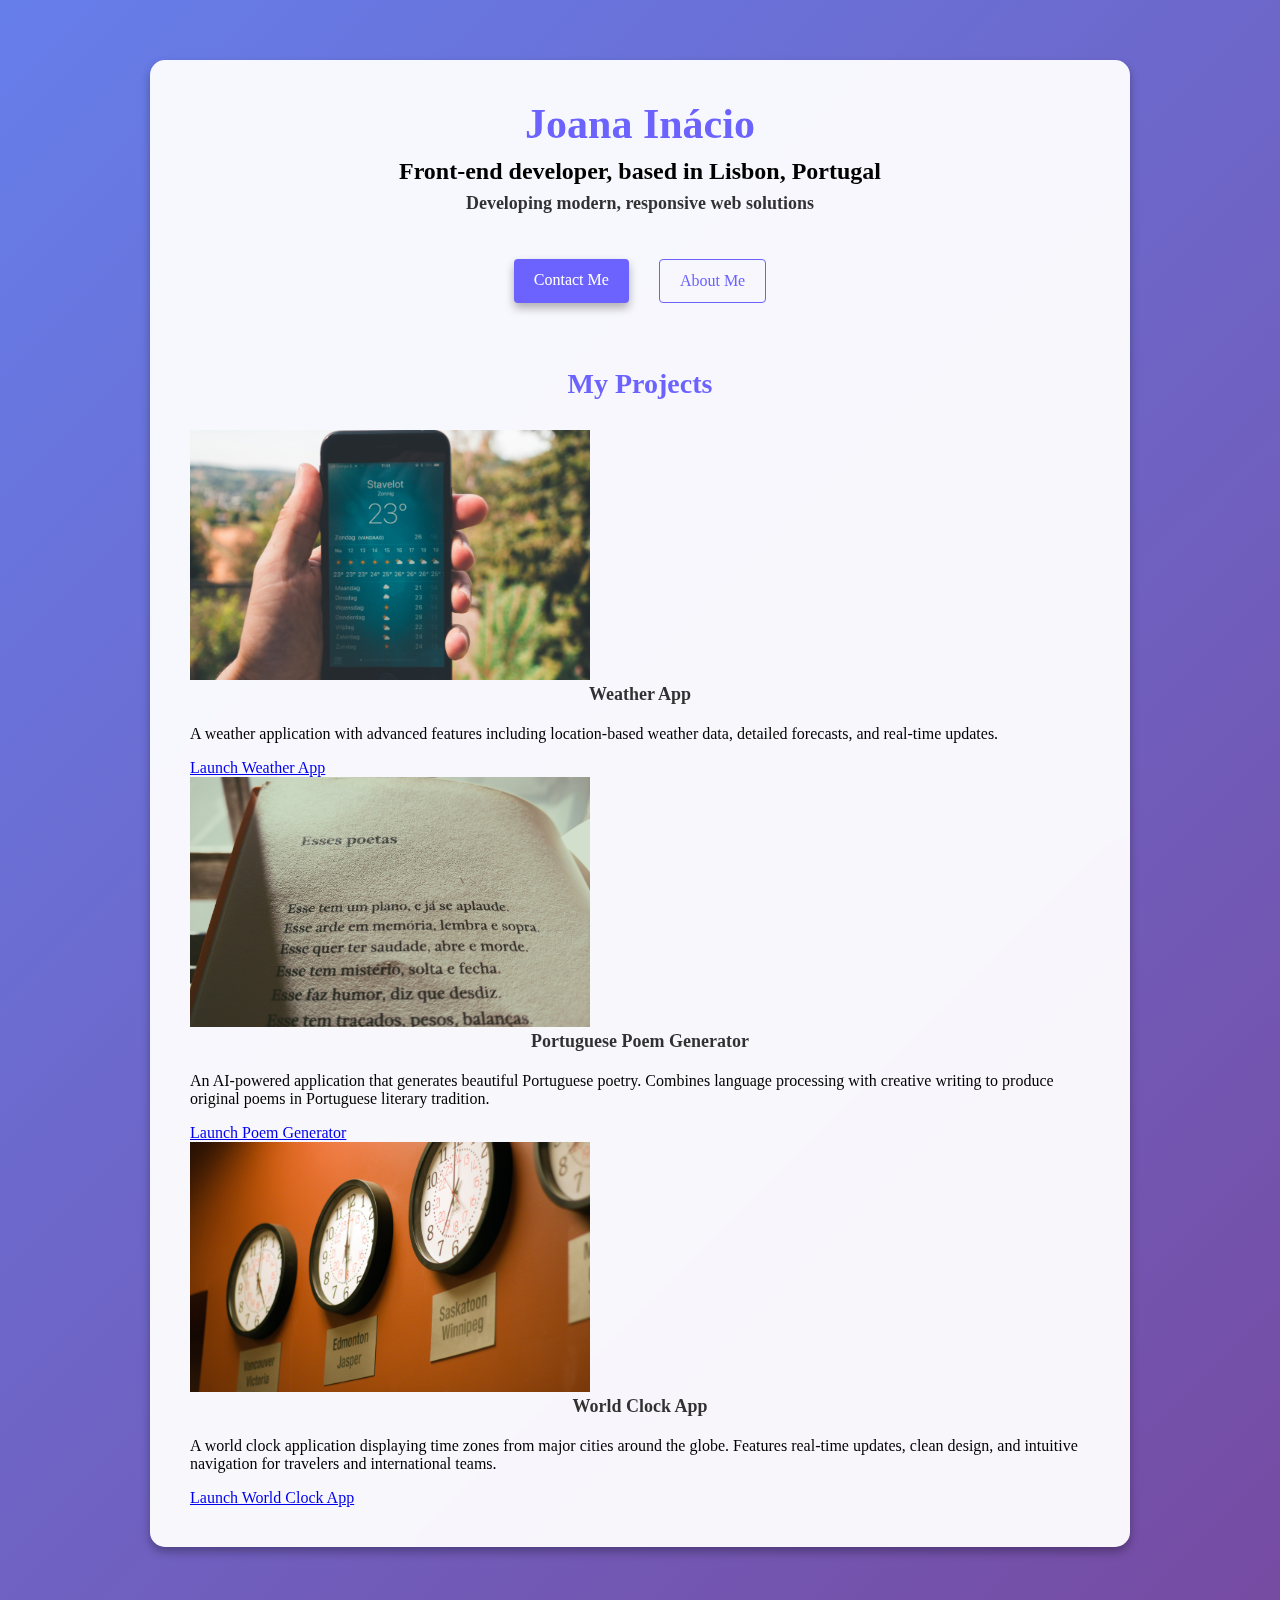
<file: index.html>
<!DOCTYPE html>
<html lang="en">
  <head>
    <meta charset="UTF-8" />
    <meta http-equiv="X-UA-Compatible" content="IE=edge" />
    <meta name="viewport" content="width=device-width, initial-scale=1.0" />
    <title>Joana Inácio - Front-end Developer Portfolio | Lisbon, Portugal</title>
    <meta name="description" content="Portfolio of Joana Inácio, a front-end developer based in Lisbon, Portugal. Specializing in responsive web applications using HTML, CSS, JavaScript, Bootstrap, and Python.">

    <!-- Bootstrap CSS -->
    <link
      href="https://cdn.jsdelivr.net/npm/bootstrap@5.3.8/dist/css/bootstrap.min.css"
      rel="stylesheet"
      integrity="sha384-sRIl4kxILFvY47J16cr9ZwB07vP4J8+LH7qKQnuqkuIAvNWLzeN8tE5YBujZqJLB"
      crossorigin="anonymous"
    />

    <style>
      :root {
        --primary-color: #6c63ff;
        --secondary-color: #f5f2fe;
        --box-shadow: 0 5px 10px rgba(0, 0, 0, 0.3);
      }

      body {
        background: linear-gradient(135deg, #667eea 0%, #764ba2 100%);
        min-height: 100vh;
        margin: 0;
        padding: 60px 20px;
      }

      .main-container {
        max-width: 900px;
        margin: 0 auto;
        background: rgba(255, 255, 255, 0.95);
        backdrop-filter: blur(10px);
        border-radius: 15px;
        padding: 40px;
        box-shadow: var(--box-shadow);
      }

      h1,
      h2,
      h3 {
        text-align: center;
        margin: 0;
      }

      h1 {
        font-size: 42px;
        color: var(--primary-color);
        margin-bottom: 10px;
      }

      h2 {
        font-size: 24px;
        margin-bottom: 8px;
      }

      h3 {
        font-size: 18px;
        opacity: 0.8;
        margin-bottom: 20px;
      }

      .navigation-links {
        display: flex;
        margin-top: 30px;
        justify-content: center;
      }

      .navigation-links a {
        margin: 15px;
        border-radius: 4px;
        padding: 12px 20px;
        text-decoration: none;
        text-transform: capitalize;
        font-size: 16px;
      }

      .contact-link {
        background: var(--primary-color);
        box-shadow: var(--box-shadow);
        color: white;
      }

      .contact-link:hover {
        background: #5a54d6;
        color: white;
        transform: translateY(-2px);
      }

      .about-link {
        color: var(--primary-color);
        border: 1px solid var(--primary-color);
      }

      .about-link:hover {
        background: var(--primary-color);
        color: white;
        transform: translateY(-2px);
        box-shadow: var(--box-shadow);
      }

      .projects-section {
        margin-top: 50px;
      }

      .projects-title {
        color: var(--primary-color);
        font-size: 28px;
        margin-bottom: 30px;
      }

      @media (max-width: 768px) {
        .navigation-links {
          flex-direction: column;
          align-items: center;
        }
        
        .navigation-links a {
          margin: 8px;
          width: 200px;
          text-align: center;
        }
        
        h1 {
          font-size: 32px;
        }
        
        .main-container {
          padding: 20px;
        }
      }
    </style>
  </head>
  <body>
    <div class="main-container">
      <h1>Joana Inácio</h1>
      <h2>Front-end developer, based in Lisbon, Portugal</h2>
      <h3>Developing modern, responsive web solutions</h3>

      <div class="navigation-links">
        <a href="about.html#contact" class="contact-link" title="Contact Joana Inácio">Contact me</a>
        <a href="about.html" class="about-link" title="Learn more about Joana Inácio">About me</a>
      </div>

      <!-- Projects section using Bootstrap cards -->
      <div class="projects-section">
        <h2 class="projects-title">My Projects</h2>

        <div class="row justify-content-center">
          <div class="col-sm-6 col-md-4 mb-4">
            <div class="card h-100 shadow-sm border-0">
              <img
                src="Weather-App.jpg"
                class="card-img-top img-fluid"
                alt="Weather App - Real-time weather application with location-based forecasts by Joana Inácio"
                style="
                  height: 250px;
                  object-fit: cover;
                  background: linear-gradient(45deg, #667eea 0%, #764ba2 100%);
                "
                width="400"
              />
              <div class="card-body d-flex flex-column">
                <h3 class="card-title text-primary fw-bold">Weather App</h3>
                <p class="card-text flex-grow-1">
                  A weather application with advanced features including
                  location-based weather data, detailed forecasts, and real-time
                  updates.
                </p>
                <a
                  href="https://plusfinal-joanainacio.netlify.app/"
                  target="_blank"
                  class="btn btn-primary shadow-sm mt-auto"
                  title="Launch Weather App by Joana Inácio"
                  >Launch Weather App</a
                >
              </div>
            </div>
          </div>

          <div class="col-sm-6 col-md-4 mb-4">
            <div class="card h-100 shadow-sm border-0">
              <img
                src="Portuguese-Poem-App.jpg"
                class="card-img-top img-fluid"
                alt="Portuguese Poem Generator - AI-powered poetry application by Joana Inácio"
                style="
                  height: 250px;
                  object-fit: cover;
                  background: linear-gradient(45deg, #ff6b9d 0%, #c44569 100%);
                "
                width="400"
              />
              <div class="card-body d-flex flex-column">
                <h3 class="card-title text-primary fw-bold">
                  Portuguese Poem Generator
                </h3>
                <p class="card-text flex-grow-1">
                  An AI-powered application that generates beautiful Portuguese
                  poetry. Combines language processing with creative writing to
                  produce original poems in Portuguese literary tradition.
                </p>
                <a
                  href="https://resplendent-crumble-b0aad8.netlify.app/"
                  target="_blank"
                  class="btn btn-primary shadow-sm mt-auto"
                  title="Launch Portuguese Poem Generator by Joana Inácio"
                  >Launch Poem Generator</a
                >
              </div>
            </div>
          </div>

          <div class="col-sm-6 col-md-4 mb-4">
            <div class="card h-100 shadow-sm border-0">
              <img
                src="World-Clocks.jpg"
                class="card-img-top img-fluid"
                alt="World Clock App - International time zone application by Joana Inácio"
                style="
                  height: 250px;
                  object-fit: cover;
                  background: linear-gradient(45deg, #fa709a 0%, #fee140 100%);
                "
                width="400"
              />
              <div class="card-body d-flex flex-column">
                <h3 class="card-title text-primary fw-bold">World Clock App</h3>
                <p class="card-text flex-grow-1">
                  A world clock application displaying time zones from major
                  cities around the globe. Features real-time updates, clean
                  design, and intuitive navigation for travelers and
                  international teams.
                </p>
                <a
                  href="https://joana-i-shecodes-plus-add-on-project.netlify.app/#"
                  target="_blank"
                  class="btn btn-primary shadow-sm mt-auto"
                  title="Launch World Clock App by Joana Inácio"
                  >Launch World Clock App</a
                >
              </div>
            </div>
          </div>
        </div>
      </div>
    </div>

    <!-- Bootstrap JS -->
    <script
      src="https://cdn.jsdelivr.net/npm/bootstrap@5.3.8/dist/js/bootstrap.bundle.min.js"
      integrity="sha384-FKyoEForCGlyvwx9Hj09JcYn3nv7wiPVlz7YYwJrWVcXK/BmnVDxM+D2scQbITxI"
      crossorigin="anonymous"
    ></script>
  </body>
</html>
</file>
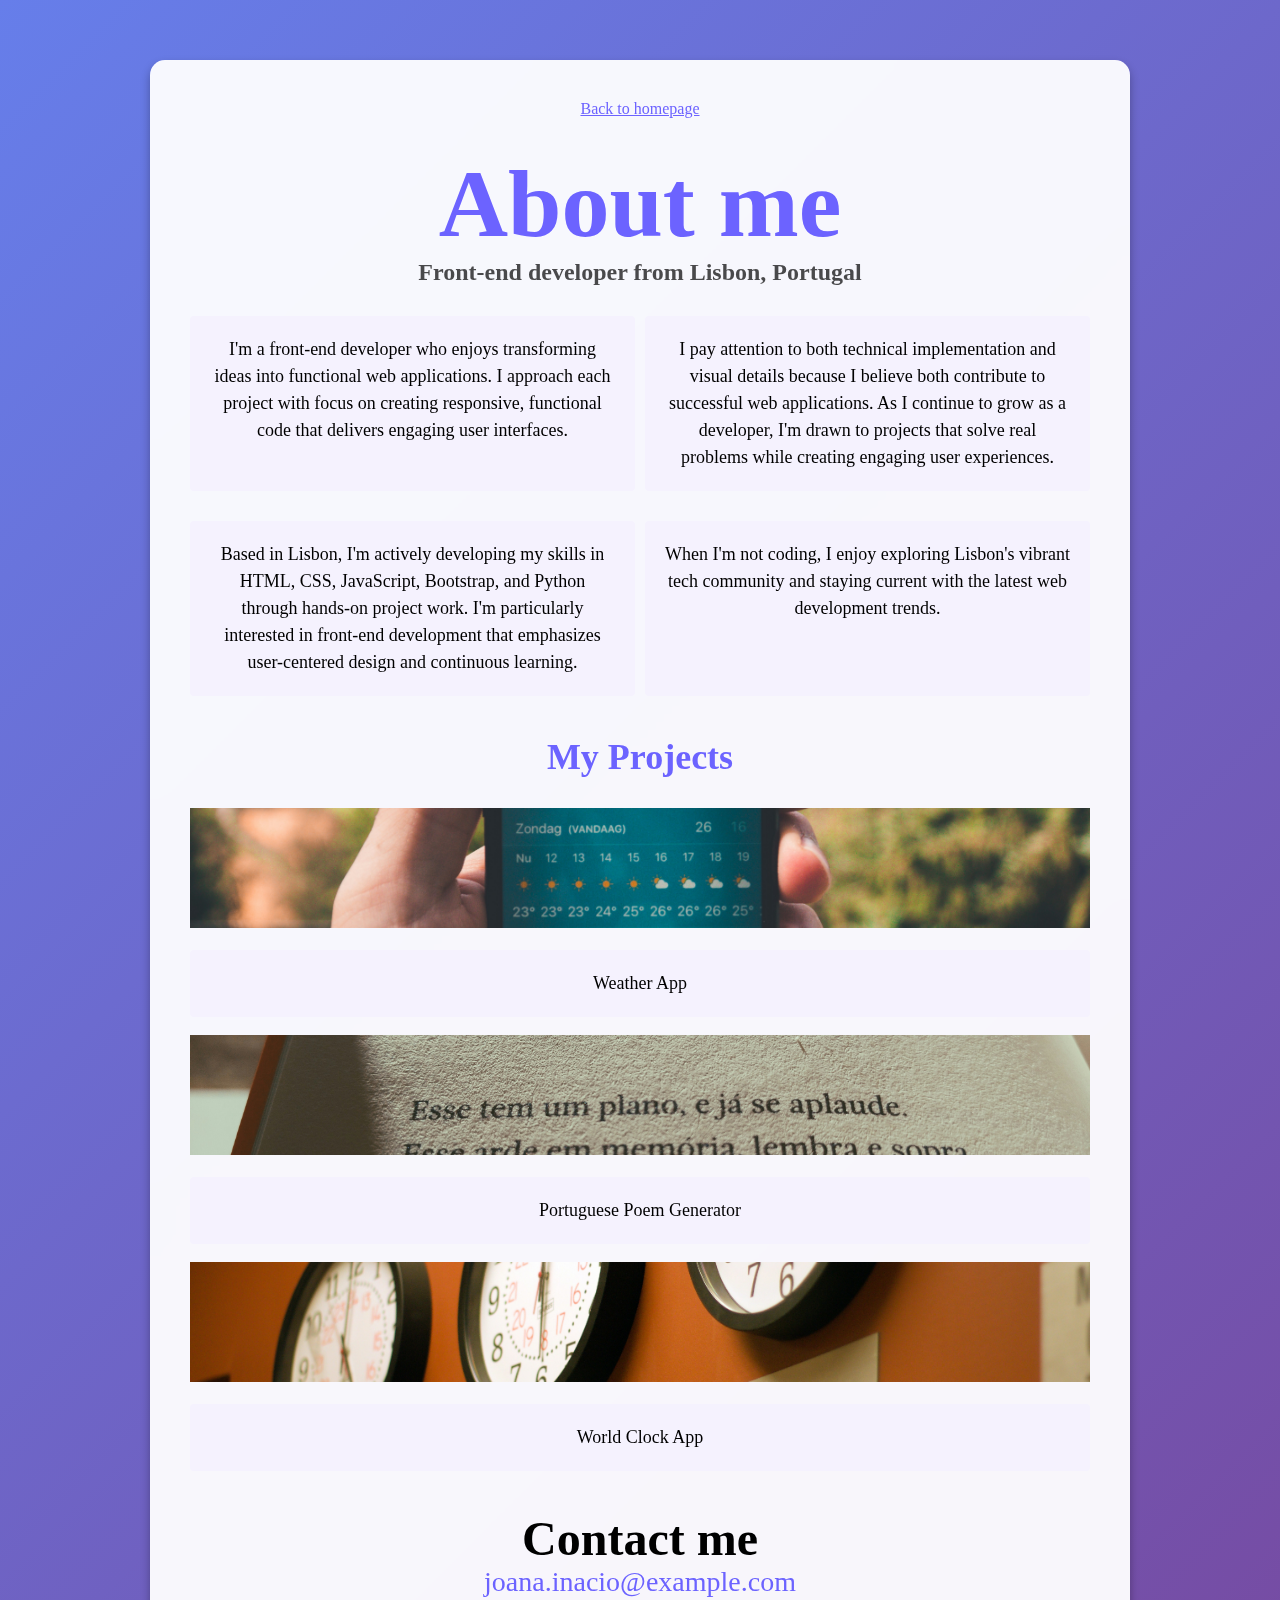
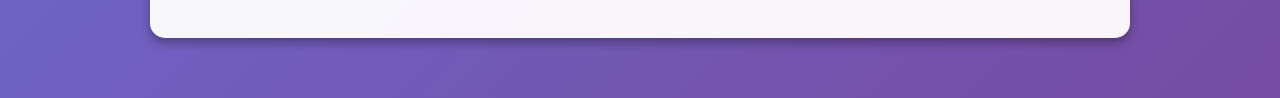
<file: about.html>
<!DOCTYPE html>
<html lang="en">
  <head>
    <meta charset="UTF-8" />
    <meta http-equiv="X-UA-Compatible" content="IE=edge" />
    <meta name="viewport" content="width=device-width, initial-scale=1.0" />
    <title>About Joana Inácio - Front-end Developer from Lisbon | Portfolio</title>
    <meta name="description" content="Learn about Joana Inácio, a front-end developer from Lisbon, Portugal. Experienced in HTML, CSS, JavaScript, Bootstrap, and Python. Contact information and project portfolio.">

    <!-- Bootstrap CSS -->
    <link
      href="https://cdn.jsdelivr.net/npm/bootstrap@5.3.8/dist/css/bootstrap.min.css"
      rel="stylesheet"
      integrity="sha384-sRIl4kxILFvY47J16cr9ZwB07vP4J8+LH7qKQnuqkuIAvNWLzeN8tE5YBujZqJLB"
      crossorigin="anonymous"
    />

    <style>
      :root {
        --primary-color: #6c63ff;
        --secondary-color: #f5f2fe;
        --box-shadow: 0 5px 10px rgba(0, 0, 0, 0.3);
      }

      body {
        background: linear-gradient(135deg, #667eea 0%, #764ba2 100%);
        min-height: 100vh;
        margin: 0;
        padding: 60px 20px;
      }

      .main-container {
        max-width: 900px;
        margin: 0 auto;
        background: rgba(255, 255, 255, 0.95);
        backdrop-filter: blur(10px);
        border-radius: 15px;
        padding: 40px;
        box-shadow: var(--box-shadow);
      }

      h1,
      h2,
      h3 {
        text-align: center;
        margin: 0;
      }

      h1 {
        font-size: 96px;
        color: var(--primary-color);
      }

      h2 {
        font-size: 48px;
      }

      h3 {
        font-size: 24px;
        opacity: 0.7;
      }

      p {
        background: var(--secondary-color);
        padding: 20px;
        border-radius: 4px;
        font-size: 18px;
        line-height: 1.5;
        text-align: center;
      }

      .homepage-link {
        color: var(--primary-color);
        text-align: center;
        display: block;
        margin-bottom: 30px;
      }

      .homepage-link:hover {
        text-decoration: underline;
        color: var(--primary-color);
      }

      .about-paragraphs {
        display: flex;
        margin: 30px 0;
        gap: 10px;
      }

      .about-paragraphs p {
        margin: 0;
        flex: 1;
      }

      .email-link {
        display: flex;
        justify-content: center;
        color: var(--primary-color);
        font-size: 28px;
        text-decoration: none;
      }

      .email-link:hover {
        text-decoration: underline;
        color: var(--primary-color);
      }

      .projects-gallery {
        margin: 40px 0;
      }

      .gallery-title {
        color: var(--primary-color);
        font-size: 36px;
        margin-bottom: 30px;
      }

      @media (max-width: 768px) {
        .about-paragraphs {
          flex-direction: column;
        }

        h1 {
          font-size: 60px;
        }

        h2 {
          font-size: 36px;
        }

        .main-container {
          margin: 20px;
          padding: 20px;
        }

        .email-link {
          font-size: 20px;
        }
      }
    </style>
  </head>
  <body>
    <div class="main-container">
      <a href="index.html" class="homepage-link" title="Back to Joana Inácio's homepage">Back to homepage</a>
      <h1>About me</h1>
      <h3>Front-end developer from Lisbon, Portugal</h3>

      <div class="about-paragraphs">
        <p>
          I'm a front-end developer who enjoys transforming ideas into
          functional web applications. I approach each project with focus on
          creating responsive, functional code that delivers engaging user
          interfaces.
        </p>
        <p>
          I pay attention to both technical implementation and visual details
          because I believe both contribute to successful web applications. As I
          continue to grow as a developer, I'm drawn to projects that solve real
          problems while creating engaging user experiences.
        </p>
      </div>

      <div class="about-paragraphs">
        <p>
          Based in Lisbon, I'm actively developing my skills in HTML, CSS,
          JavaScript, Bootstrap, and Python through hands-on project work. I'm
          particularly interested in front-end development that emphasizes
          user-centered design and continuous learning.
        </p>
        <p>
          When I'm not coding, I enjoy exploring Lisbon's vibrant tech community
          and staying current with the latest web development trends.
        </p>
      </div>

      <!-- Project images gallery using Bootstrap grid -->
      <div class="projects-gallery">
        <h2 class="gallery-title">My Projects</h2>

        <div class="row g-4 justify-content-center">
          <div class="col-6 col-sm-4 col-md-4">
            <div class="text-center">
              <img
                src="Weather-App.jpg"
                class="img-fluid rounded shadow"
                alt="Weather App project by Joana Inácio - real-time weather application"
                style="
                  height: 120px;
                  width: 100%;
                  object-fit: cover;
                  background: linear-gradient(45deg, #667eea 0%, #764ba2 100%);
                "
                width="200"
              />
              <p class="mt-3 mb-0 fw-bold text-primary">Weather App</p>
            </div>
          </div>
          <div class="col-6 col-sm-4 col-md-4">
            <div class="text-center">
              <img
                src="Portuguese-Poem-App.jpg"
                class="img-fluid rounded shadow"
                alt="Portuguese Poem Generator by Joana Inácio - AI-powered poetry application"
                style="
                  height: 120px;
                  width: 100%;
                  object-fit: cover;
                  background: linear-gradient(45deg, #ff6b9d 0%, #c44569 100%);
                "
                width="200"
              />
              <p class="mt-3 mb-0 fw-bold text-primary">
                Portuguese Poem Generator
              </p>
            </div>
          </div>
          <div class="col-6 col-sm-4 col-md-4">
            <div class="text-center">
              <img
                src="World-Clocks.jpg"
                class="img-fluid rounded shadow"
                alt="World Clock App by Joana Inácio - international time zone application"
                style="
                  height: 120px;
                  width: 100%;
                  object-fit: cover;
                  background: linear-gradient(45deg, #fa709a 0%, #fee140 100%);
                "
                width="200"
              />
              <p class="mt-3 mb-0 fw-bold text-primary">World Clock App</p>
            </div>
          </div>
        </div>
      </div>

      <div id="contact">
        <h2>Contact me</h2>
        <a href="mailto:joana.inacio@example.com" class="email-link" title="Email Joana Inácio"
          >joana.inacio@example.com</a
        >
      </div>
    </div>

    <!-- Bootstrap JS -->
    <script
      src="https://cdn.jsdelivr.net/npm/bootstrap@5.3.8/dist/js/bootstrap.bundle.min.js"
      integrity="sha384-FKyoEForCGlyvwx9Hj09JcYn3nv7wiPVlz7YYwJrWVcXK/BmnVDxM+D2scQbITxI"
      crossorigin="anonymous"
    ></script>
  </body>
</html>
</file>
